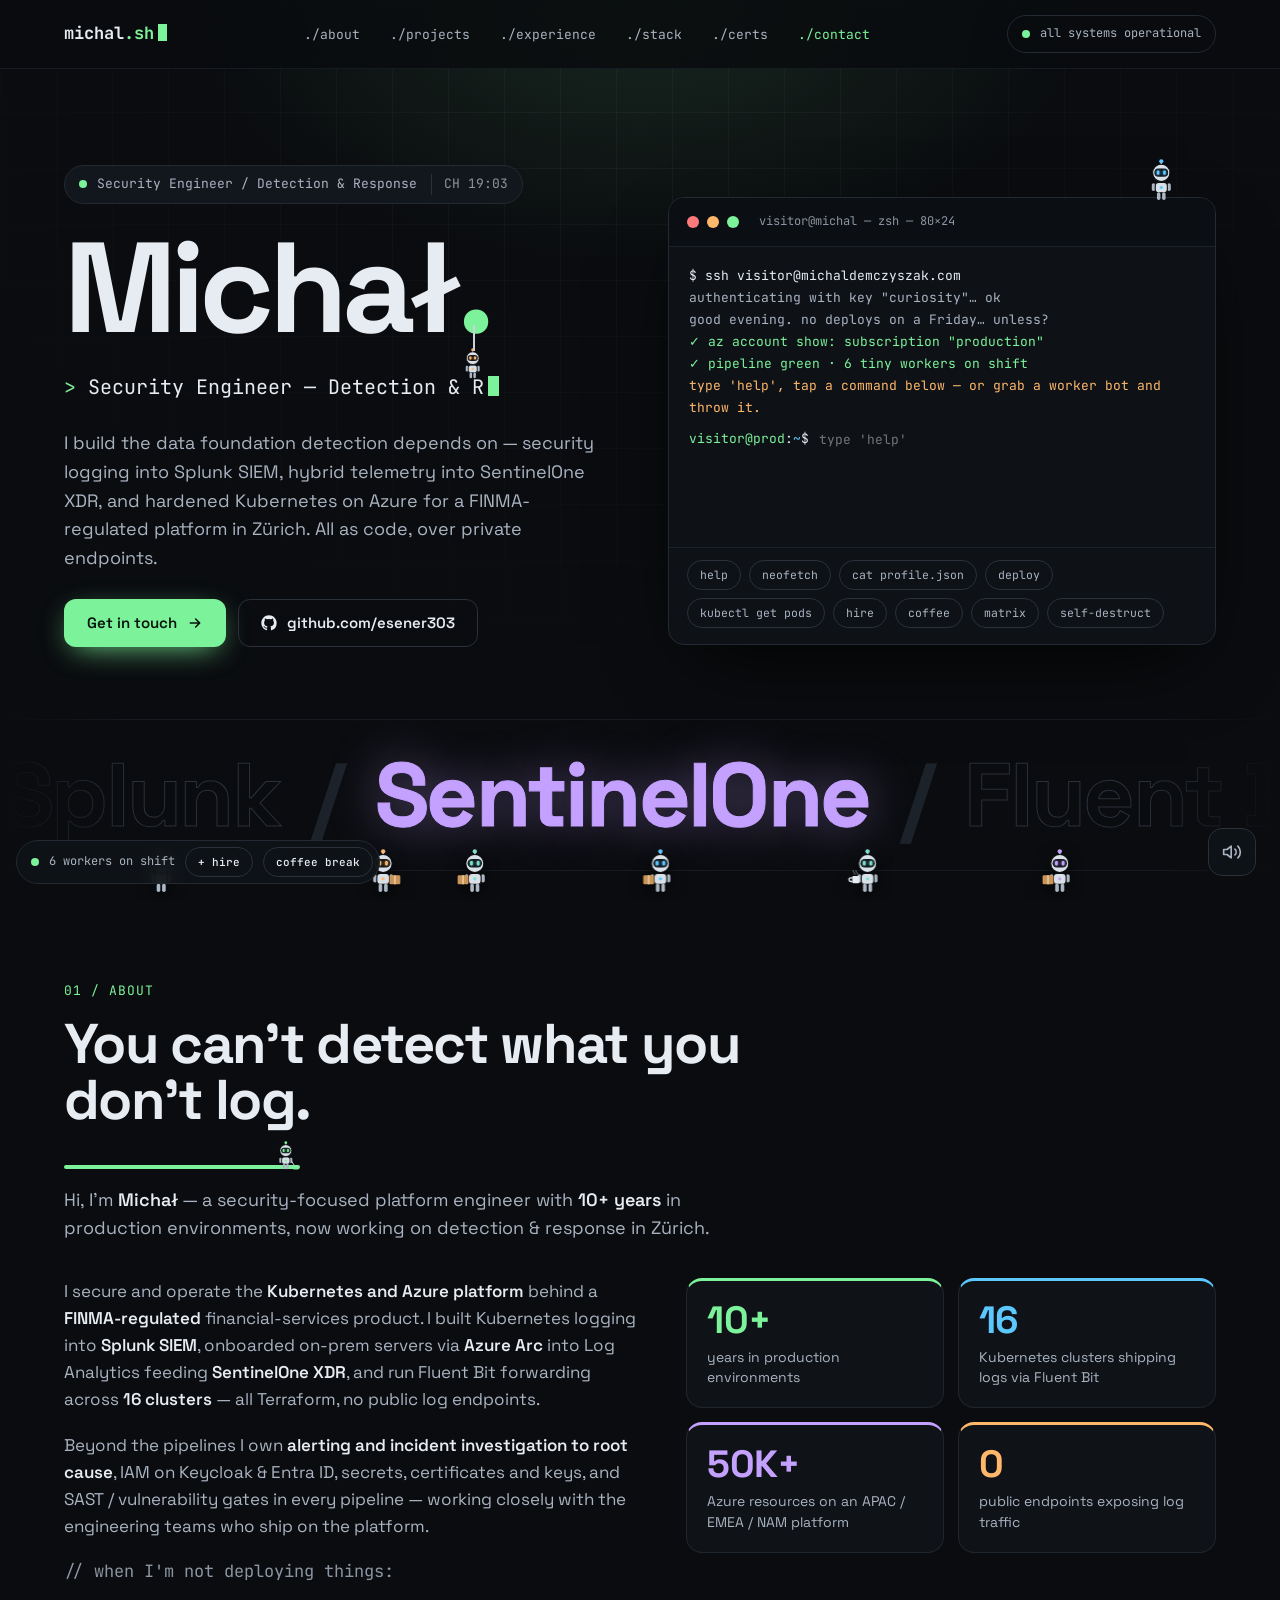
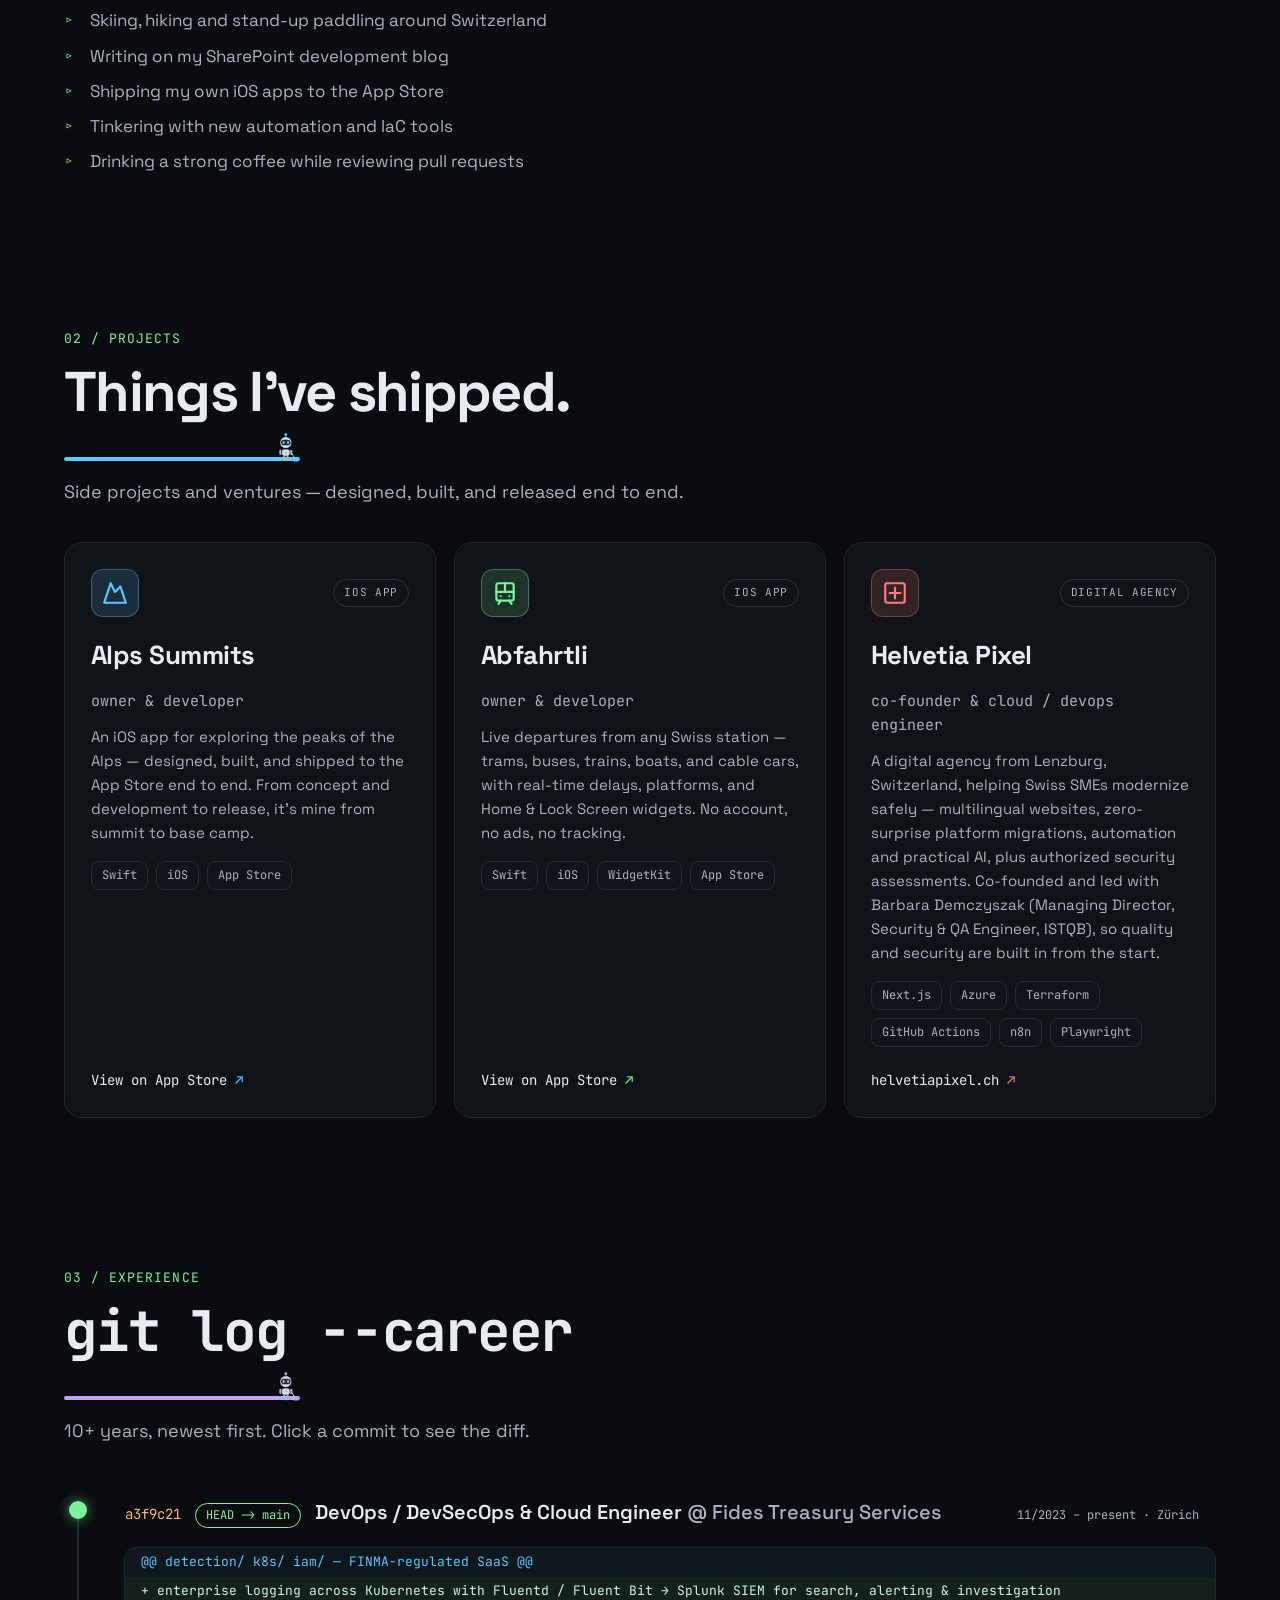
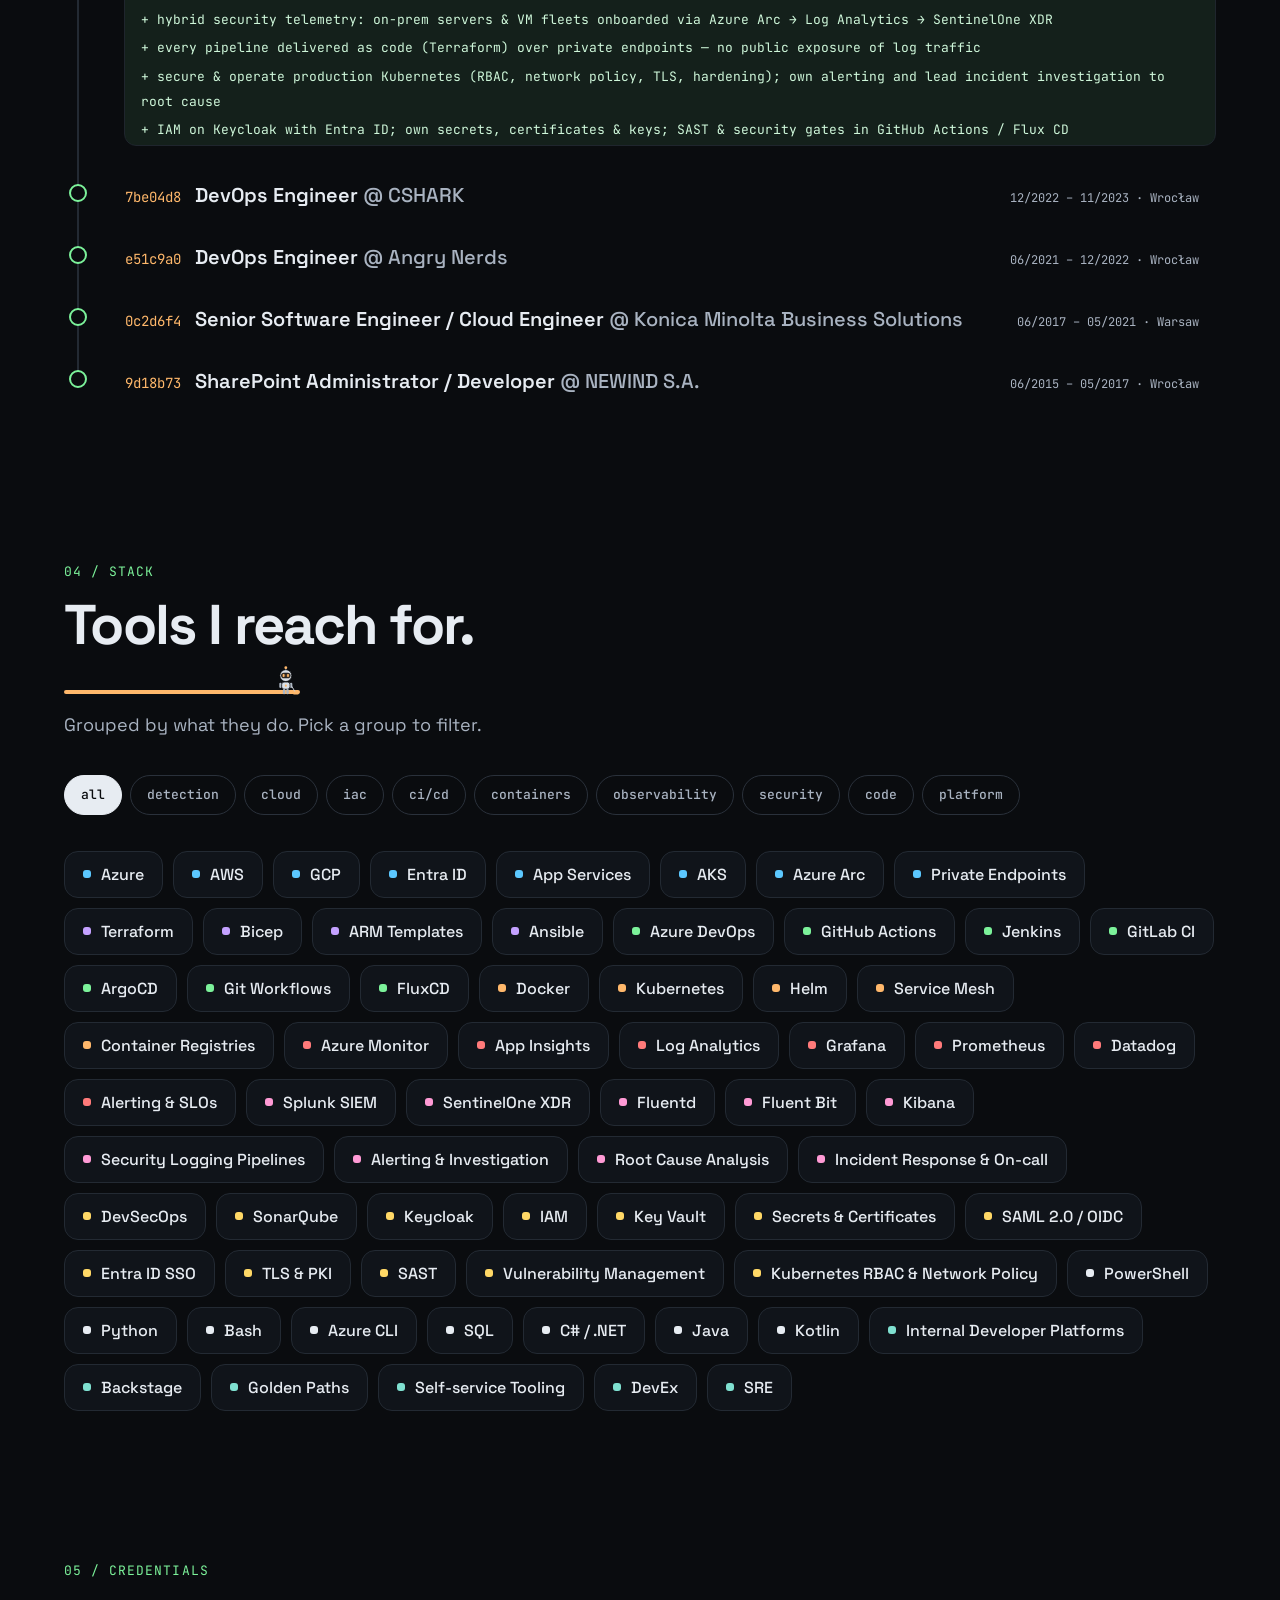
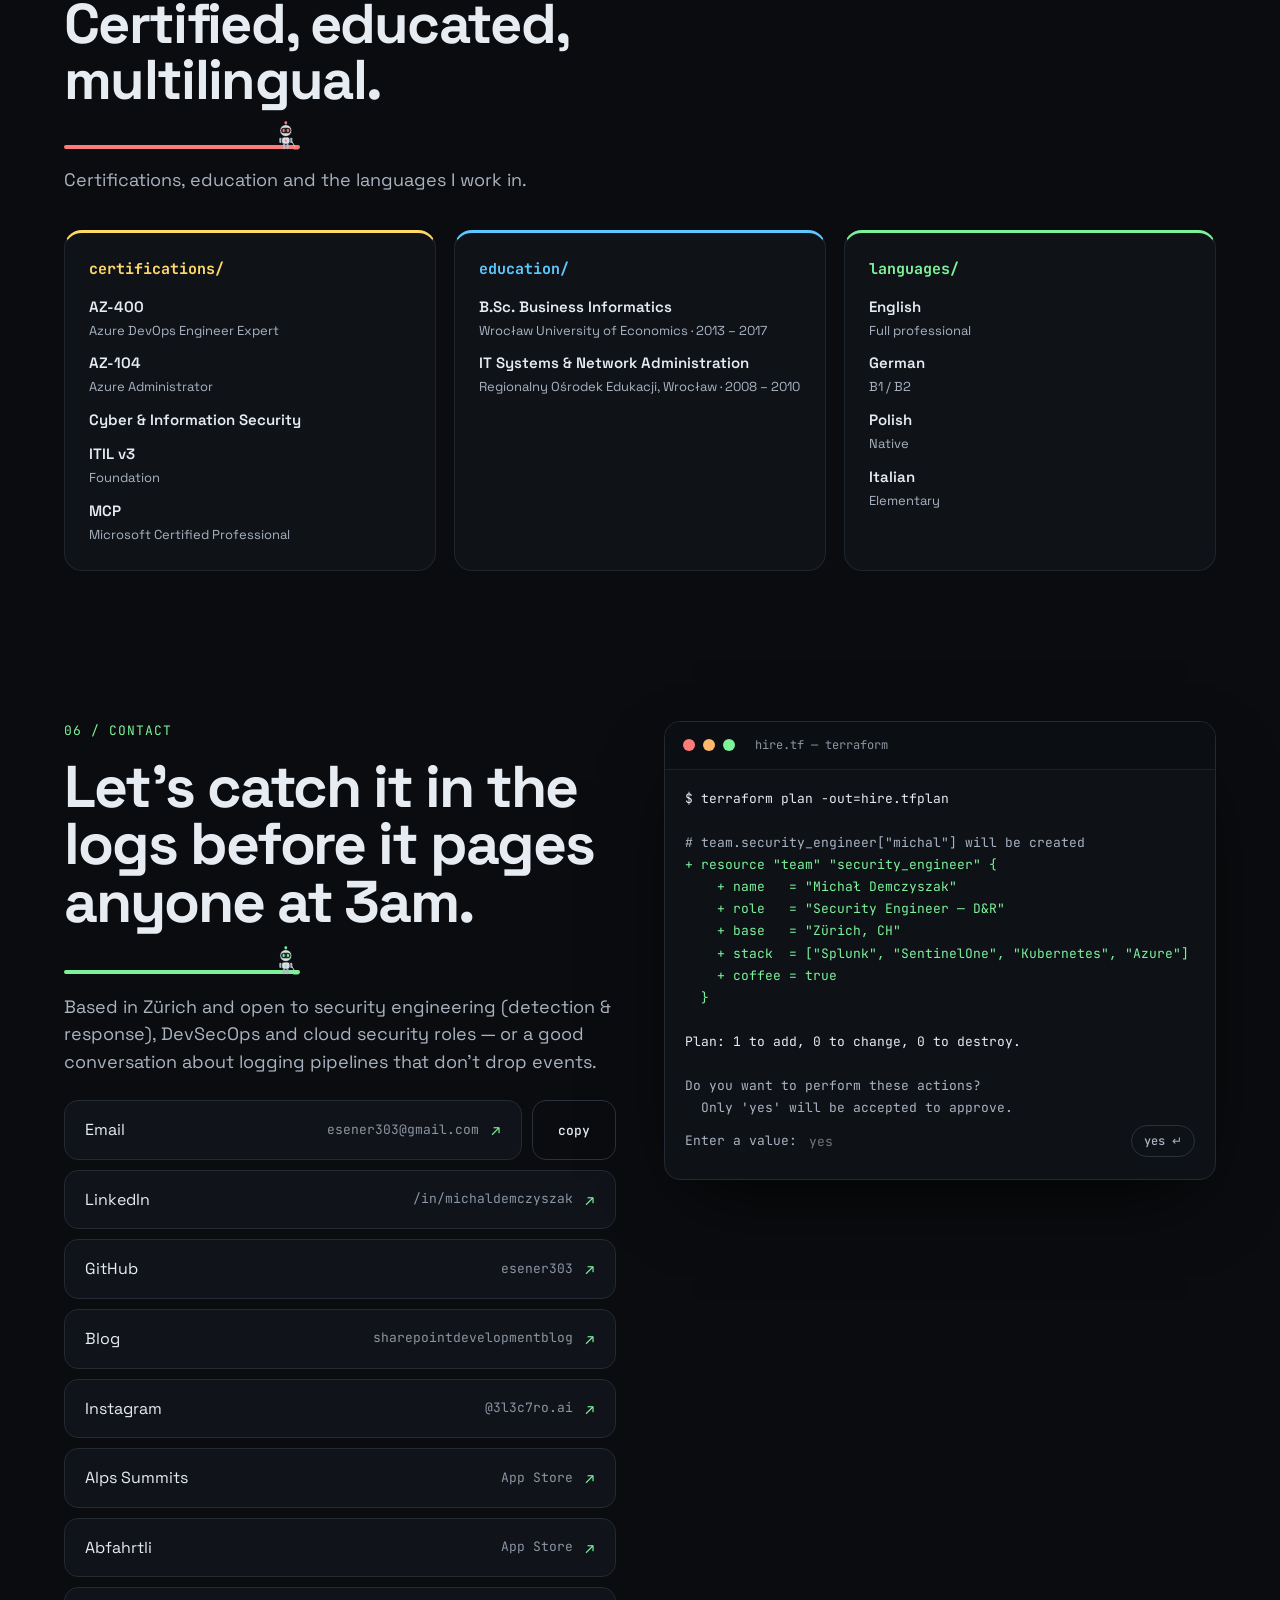
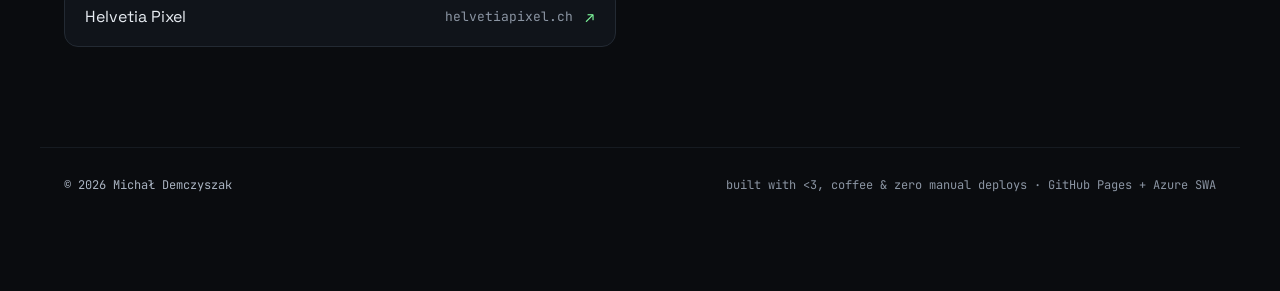
<file: index.html>
<!DOCTYPE html>
<html lang="en">
<head>
    <meta charset="UTF-8" />
    <meta name="viewport" content="width=device-width, initial-scale=1.0" />
    <meta name="description" content="Michał Demczyszak — Security Engineer (Detection &amp; Response) in Zürich. Security logging pipelines, Splunk SIEM, SentinelOne XDR, Kubernetes and Azure cloud security, Infrastructure as Code." />
    <meta name="author" content="Michał Demczyszak" />
    <meta name="keywords" content="Michał Demczyszak, Security Engineer, Detection and Response, SIEM, Splunk, SentinelOne, XDR, Security Logging, Kubernetes Security, Azure, Azure Arc, DevSecOps, Terraform, Zürich" />
    <meta name="theme-color" content="#0a0c0f" />

    <meta property="og:type" content="website" />
    <meta property="og:url" content="https://michaldemczyszak.com/" />
    <meta property="og:title" content="Michał Demczyszak — DevOps Engineer and Azure Cloud Solutions Architect" />
    <meta property="og:description" content="Security Engineer focused on detection &amp; response: security logging into Splunk SIEM, hybrid telemetry into SentinelOne XDR, and hardened Kubernetes on Azure — all as code." />
    <meta property="og:site_name" content="Michał Demczyszak" />
    <meta property="og:locale" content="en_US" />
    <meta property="og:image" content="https://michaldemczyszak.com/og-image.png" />
    <meta property="og:image:secure_url" content="https://michaldemczyszak.com/og-image.png" />
    <meta property="og:image:type" content="image/png" />
    <meta property="og:image:width" content="1200" />
    <meta property="og:image:height" content="630" />
    <meta property="og:image:alt" content="Michał Demczyszak — DevOps Engineer and Azure Cloud Solutions Architect" />

    <meta name="twitter:card" content="summary_large_image" />
    <meta name="twitter:url" content="https://michaldemczyszak.com/" />
    <meta name="twitter:title" content="Michał Demczyszak — DevOps Engineer and Azure Cloud Solutions Architect" />
    <meta name="twitter:description" content="Security Engineer focused on detection &amp; response, SIEM/XDR, Kubernetes and Azure cloud security." />
    <meta name="twitter:image" content="https://michaldemczyszak.com/og-image.png" />
    <meta name="twitter:image:alt" content="Michał Demczyszak — DevOps Engineer and Azure Cloud Solutions Architect" />

    <title>Michał Demczyszak | Security Engineer — Detection &amp; Response</title>
    <link rel="canonical" href="https://michaldemczyszak.com/" />

    <link rel="preconnect" href="https://fonts.googleapis.com" />
    <link rel="preconnect" href="https://fonts.gstatic.com" crossorigin />
    <link rel="preload" as="style" href="https://fonts.googleapis.com/css2?family=JetBrains+Mono:wght@400;500;700&family=Space+Grotesk:wght@400;500;600;700&display=swap" onload="this.onload=null;this.rel='stylesheet'" />
    <noscript><link rel="stylesheet" href="https://fonts.googleapis.com/css2?family=JetBrains+Mono:wght@400;500;700&family=Space+Grotesk:wght@400;500;600;700&display=swap" /></noscript>
    <script>document.documentElement.classList.add('js');</script>
    <link rel="stylesheet" href="styles.css" />
    <link rel="icon" type="image/svg+xml" href="/favicon.svg" />
    <link rel="apple-touch-icon" sizes="180x180" href="/apple-touch-icon.png" />

    <script type="application/ld+json">
    {
        "@context": "https://schema.org",
        "@type": "Person",
        "name": "Michał Demczyszak",
        "jobTitle": "Security Engineer — Detection & Response",
        "address": { "@type": "PostalAddress", "addressLocality": "Zürich", "addressCountry": "CH" },
        "knowsAbout": ["Security Logging", "SIEM", "Splunk", "SentinelOne XDR", "Incident Response", "Kubernetes Security", "Microsoft Azure", "Azure Arc", "Terraform", "IAM", "Keycloak", "DevSecOps"],
        "hasCredential": [
            { "@type": "EducationalOccupationalCredential", "name": "Microsoft Certified: DevOps Engineer Expert (AZ-400)" },
            { "@type": "EducationalOccupationalCredential", "name": "Microsoft Certified: Azure Administrator Associate (AZ-104)" },
            { "@type": "EducationalOccupationalCredential", "name": "Cyber & Information Security" },
            { "@type": "EducationalOccupationalCredential", "name": "ITIL v3 Foundation" }
        ],
        "alumniOf": { "@type": "CollegeOrUniversity", "name": "Wrocław University of Economics" },
        "url": "https://michaldemczyszak.com",
        "sameAs": [
            "https://www.linkedin.com/in/michaldemczyszak",
            "https://github.com/esener303",
            "https://www.instagram.com/3l3c7ro.ai/",
            "https://sharepointdevelopmentblog.wordpress.com",
            "https://apps.apple.com/ch/app/alps-summits/id6775881437",
            "https://apps.apple.com/ch/app/abfahrtli/id6799713744",
            "https://helvetiapixel.ch"
        ],
        "email": "esener303@gmail.com"
    }
    </script>
    <script async src="https://pagead2.googlesyndication.com/pagead/js/adsbygoogle.js?client=ca-pub-2225435528121279" crossorigin="anonymous"></script>
</head>
<body>
    <a href="#top" class="skip-link">Skip to content</a>

    <header class="nav">
        <nav class="nav-in" aria-label="Primary">
            <a href="#top" class="mono nav-brand" aria-label="Home">michal<span class="accent">.sh</span><span class="cursor" aria-hidden="true"></span></a>
            <ul class="nav-links">
                <li><a class="nav-link mono" href="#about">./about</a></li>
                <li><a class="nav-link mono" href="#projects">./projects</a></li>
                <li><a class="nav-link mono" href="#experience">./experience</a></li>
                <li><a class="nav-link mono" href="#stack">./stack</a></li>
                <li><a class="nav-link mono" href="#certs">./certs</a></li>
                <li><a class="nav-link mono" href="#contact">./contact</a></li>
            </ul>
            <div class="nav-tools">
                <span class="nav-status mono"><span class="live-dot"></span><span class="nav-status-txt">all systems operational</span></span>
                <button class="nav-toggle" aria-label="Toggle menu" aria-expanded="false">
                    <span></span><span></span><span></span>
                </button>
            </div>
        </nav>
    </header>

    <main id="top">
        <!-- ============ HERO ============ -->
        <section class="hero wrap">
            <div class="hero-main">
                <div class="pill mono reveal-now">
                    <span class="live-dot"></span>
                    Security Engineer / Detection &amp; Response
                    <span class="hero-clock" title="Local time in Switzerland">CH <span id="ch-time">--:--</span></span>
                </div>
                <h1 class="hero-name reveal-now d1">
                    <span class="glitch" data-text="Michał">Michał</span><span class="dot-hang accent">.<button type="button" class="hang" aria-label="A tiny bot hanging from the dot. Click to swing it." style="--bot:#FFB86B"><span class="cable" aria-hidden="true"></span><span data-bot="hang"></span><span class="bubble mono" aria-hidden="true"></span></button></span>
                </h1>
                <p class="hero-role mono reveal-now d2">
                    <span class="accent">&gt;</span> <span id="typed-role"></span><span class="cursor" aria-hidden="true"></span>
                </p>
                <p class="hero-desc reveal-now d2">
                    I build the data foundation detection depends on &mdash; security
                    logging into Splunk SIEM, hybrid telemetry into SentinelOne XDR, and
                    hardened Kubernetes on Azure for a FINMA-regulated platform in Zürich.
                    All as code, over private endpoints.
                </p>
                <div class="hero-cta reveal-now d3">
                    <a href="#contact" class="btn btn-primary">
                        Get in touch
                        <svg width="16" height="16" viewBox="0 0 24 24" fill="none" stroke="currentColor" stroke-width="2.4" stroke-linecap="round" stroke-linejoin="round" aria-hidden="true"><path d="M5 12h14M13 6l6 6-6 6"/></svg>
                    </a>
                    <a href="https://github.com/esener303" target="_blank" rel="noopener noreferrer" class="btn btn-ghost">
                        <svg width="16" height="16" viewBox="0 0 24 24" fill="currentColor" aria-hidden="true"><path d="M12 .5C5.65.5.5 5.65.5 12c0 5.08 3.29 9.39 7.86 10.91.58.1.79-.25.79-.55v-2.1c-3.2.69-3.87-1.36-3.87-1.36-.52-1.33-1.27-1.69-1.27-1.69-1.04-.71.08-.7.08-.7 1.15.08 1.76 1.18 1.76 1.18 1.03 1.76 2.69 1.25 3.35.96.1-.74.4-1.25.72-1.54-2.55-.29-5.24-1.28-5.24-5.69 0-1.26.45-2.28 1.18-3.09-.12-.29-.51-1.46.11-3.04 0 0 .97-.31 3.17 1.18a11.06 11.06 0 0 1 5.78 0c2.2-1.49 3.17-1.18 3.17-1.18.62 1.58.23 2.75.11 3.04.73.81 1.18 1.83 1.18 3.09 0 4.42-2.69 5.39-5.26 5.68.41.36.78 1.06.78 2.14v3.17c0 .31.21.66.8.55A11.51 11.51 0 0 0 23.5 12C23.5 5.65 18.35.5 12 .5z"/></svg>
                        github.com/esener303
                    </a>
                </div>
            </div>

            <div class="hero-side reveal-now d3">
                <button type="button" class="sitter" aria-label="A tiny bot sitting on the terminal. Click to say hi." style="--bot:#5CC8FF">
                    <span class="bubble mono" aria-hidden="true"></span><span data-bot="sit"></span>
                </button>
                <div class="term hero-term">
                    <div class="term-bar">
                        <span class="term-light" style="background:#FF7A7A"></span>
                        <span class="term-light" style="background:#FFB86B"></span>
                        <span class="term-light" style="background:#7CF29A"></span>
                        <span class="mono term-name">visitor@michal — zsh — 80×24</span>
                    </div>
                    <div class="term-body shell-body mono" id="shell-body">
                        <div id="shell-out" aria-live="polite">
                            <noscript><div class="tl out">Michał Demczyszak — Security Engineer, Detection &amp; Response.</div></noscript>
                        </div>
                        <form class="shell-form" id="shell-form" autocomplete="off">
                            <label for="shell-in"><span class="accent">visitor@prod</span>:<span class="blue">~</span>$</label>
                            <input id="shell-in" class="term-input" type="text" autocapitalize="off" spellcheck="false" placeholder="type 'help'" />
                        </form>
                    </div>
                    <div class="shell-chips">
                        <button type="button" class="chip-cmd mono" data-cmd="help">help</button>
                        <button type="button" class="chip-cmd mono" data-cmd="neofetch">neofetch</button>
                        <button type="button" class="chip-cmd mono" data-cmd="cat profile.json">cat profile.json</button>
                        <button type="button" class="chip-cmd mono" data-cmd="deploy">deploy</button>
                        <button type="button" class="chip-cmd mono" data-cmd="kubectl get pods">kubectl get pods</button>
                        <button type="button" class="chip-cmd mono" data-cmd="hire">hire</button>
                        <button type="button" class="chip-cmd mono" data-cmd="coffee">coffee</button>
                        <button type="button" class="chip-cmd mono" data-cmd="matrix">matrix</button>
                        <button type="button" class="chip-cmd mono" data-cmd="self-destruct">self-destruct</button>
                    </div>
                </div>
            </div>
        </section>

        <!-- ============ BIG MARQUEE ============ -->
        <div class="vm" aria-hidden="true">
            <div class="vm-track" id="vm-track">
                <span class="vm-word">Splunk</span><span class="vm-sep">/</span><span class="vm-word">SentinelOne</span><span class="vm-sep">/</span><span class="vm-word">Kubernetes</span><span class="vm-sep">/</span>
            </div>
        </div>

        <!-- ============ ABOUT ============ -->
        <section id="about" class="section wrap">
            <div class="sec-head">
                <span class="mono sec-kicker">01 / ABOUT</span>
                <h2 class="sec-title">You can't detect what you don't log.</h2>
                <p class="sec-lead">
                    Hi, I'm <strong>Michał</strong> &mdash; a security-focused platform engineer
                    with <strong>10+ years</strong> in production environments, now working on
                    detection &amp; response in Zürich.
                </p>
            </div>
            <div class="about-grid">
                <div class="about-text" data-reveal>
                    <p>
                        I secure and operate the <strong>Kubernetes and Azure platform</strong>
                        behind a <strong>FINMA-regulated</strong> financial-services product.
                        I built Kubernetes logging into <strong>Splunk SIEM</strong>, onboarded
                        on-prem servers via <strong>Azure Arc</strong> into Log Analytics feeding
                        <strong>SentinelOne XDR</strong>, and run Fluent Bit forwarding across
                        <strong>16 clusters</strong> &mdash; all Terraform, no public log endpoints.
                    </p>
                    <p>
                        Beyond the pipelines I own <strong>alerting and incident investigation
                        to root cause</strong>, IAM on Keycloak &amp; Entra ID, secrets, certificates
                        and keys, and SAST / vulnerability gates in every pipeline &mdash; working
                        closely with the engineering teams who ship on the platform.
                    </p>
                    <p class="mono dim">// when I'm not deploying things:</p>
                    <ul class="about-list">
                        <li>Skiing, hiking and stand-up paddling around Switzerland</li>
                        <li>Writing on my SharePoint development blog</li>
                        <li>Shipping my own iOS apps to the App Store</li>
                        <li>Tinkering with new automation and IaC tools</li>
                        <li>Drinking a strong coffee while reviewing pull requests</li>
                    </ul>
                </div>
                <div class="impact-grid">
                    <div class="impact" data-reveal style="--c:var(--accent)">
                        <span class="impact-num"><span class="stat-num" data-target="10">0</span>+</span>
                        <span class="impact-lbl">years in production environments</span>
                    </div>
                    <div class="impact" data-reveal style="--c:#5CC8FF">
                        <span class="impact-num"><span class="stat-num" data-target="16">0</span></span>
                        <span class="impact-lbl">Kubernetes clusters shipping logs via Fluent Bit</span>
                    </div>
                    <div class="impact" data-reveal style="--c:#C4A1FF">
                        <span class="impact-num"><span class="stat-num" data-target="50">0</span>K+</span>
                        <span class="impact-lbl">Azure resources on an APAC / EMEA / NAM platform</span>
                    </div>
                    <div class="impact" data-reveal style="--c:#FFB86B">
                        <span class="impact-num"><span class="stat-num" data-target="0">0</span></span>
                        <span class="impact-lbl">public endpoints exposing log traffic</span>
                    </div>
                </div>
            </div>
        </section>

        <!-- ============ PROJECTS ============ -->
        <section id="projects" class="section wrap">
            <div class="sec-head">
                <span class="mono sec-kicker">02 / PROJECTS</span>
                <h2 class="sec-title">Things I've shipped.</h2>
                <p class="sec-lead">Side projects and ventures &mdash; designed, built, and released end to end.</p>
            </div>
            <div class="projects-grid">
                <article class="card project" data-reveal style="--c:#5CC8FF">
                    <div class="project-top">
                        <div class="project-icon" aria-hidden="true">
                            <svg width="26" height="26" viewBox="0 0 24 24" fill="none" stroke="currentColor" stroke-width="2" stroke-linecap="round" stroke-linejoin="round"><path d="m8 3 4 8 5-5 5 15H2L8 3z"/></svg>
                        </div>
                        <span class="badge mono">iOS App</span>
                    </div>
                    <h3>Alps Summits</h3>
                    <p class="project-role mono">owner &amp; developer</p>
                    <p>
                        An iOS app for exploring the peaks of the Alps &mdash; designed,
                        built, and shipped to the App Store end to end. From concept and
                        development to release, it's mine from summit to base camp.
                    </p>
                    <ul class="tags mono">
                        <li>Swift</li><li>iOS</li><li>App Store</li>
                    </ul>
                    <a class="project-link mono" href="https://apps.apple.com/ch/app/alps-summits/id6775881437" target="_blank" rel="noopener noreferrer">
                        View on App Store <span class="arrow" aria-hidden="true">&#8599;</span>
                    </a>
                </article>
                <article class="card project" data-reveal style="--c:var(--accent)">
                    <div class="project-top">
                        <div class="project-icon" aria-hidden="true">
                            <svg width="26" height="26" viewBox="0 0 24 24" fill="none" stroke="currentColor" stroke-width="2" stroke-linecap="round" stroke-linejoin="round"><rect width="16" height="16" x="4" y="3" rx="2"/><path d="M4 11h16"/><path d="M12 3v8"/><path d="m8 19-2 3"/><path d="m18 22-2-3"/><path d="M8 15h.01"/><path d="M16 15h.01"/></svg>
                        </div>
                        <span class="badge mono">iOS App</span>
                    </div>
                    <h3>Abfahrtli</h3>
                    <p class="project-role mono">owner &amp; developer</p>
                    <p>
                        Live departures from any Swiss station &mdash; trams, buses, trains,
                        boats, and cable cars, with real-time delays, platforms, and Home &amp;
                        Lock Screen widgets. No account, no ads, no tracking.
                    </p>
                    <ul class="tags mono">
                        <li>Swift</li><li>iOS</li><li>WidgetKit</li><li>App Store</li>
                    </ul>
                    <a class="project-link mono" href="https://apps.apple.com/ch/app/abfahrtli/id6799713744" target="_blank" rel="noopener noreferrer">
                        View on App Store <span class="arrow" aria-hidden="true">&#8599;</span>
                    </a>
                </article>
                <article class="card project" data-reveal style="--c:#FF7A7A">
                    <div class="project-top">
                        <div class="project-icon" aria-hidden="true">
                            <svg width="26" height="26" viewBox="0 0 24 24" fill="none" stroke="currentColor" stroke-width="2" stroke-linecap="round" stroke-linejoin="round"><rect width="18" height="18" x="3" y="3" rx="2"/><path d="M12 7v10"/><path d="M7 12h10"/></svg>
                        </div>
                        <span class="badge mono">Digital Agency</span>
                    </div>
                    <h3>Helvetia Pixel</h3>
                    <p class="project-role mono">co-founder &amp; cloud / devops engineer</p>
                    <p>
                        A digital agency from Lenzburg, Switzerland, helping Swiss SMEs modernize
                        safely &mdash; multilingual websites, zero-surprise platform migrations,
                        automation and practical AI, plus authorized security assessments.
                        Co-founded and led with Barbara Demczyszak (Managing Director, Security
                        &amp; QA Engineer, ISTQB), so quality and security are built in from the start.
                    </p>
                    <ul class="tags mono">
                        <li>Next.js</li><li>Azure</li><li>Terraform</li><li>GitHub Actions</li><li>n8n</li><li>Playwright</li>
                    </ul>
                    <a class="project-link mono" href="https://helvetiapixel.ch" target="_blank" rel="noopener noreferrer">
                        helvetiapixel.ch <span class="arrow" aria-hidden="true">&#8599;</span>
                    </a>
                </article>
            </div>
        </section>

        <!-- ============ EXPERIENCE (git log) ============ -->
        <section id="experience" class="section wrap">
            <div class="sec-head">
                <span class="mono sec-kicker">03 / EXPERIENCE</span>
                <h2 class="sec-title mono-title">git log --career</h2>
                <p class="sec-lead">10+ years, newest first. Click a commit to see the diff.</p>
            </div>
            <div class="commits">
                <details class="commit" data-reveal open>
                    <summary class="commit-head">
                        <span class="commit-dot" aria-hidden="true"></span>
                        <span class="mono hash">a3f9c21</span>
                        <span class="mono ref">HEAD -&gt; main</span>
                        <span class="commit-title">DevOps / DevSecOps &amp; Cloud Engineer <span class="commit-org">@ Fides Treasury Services</span></span>
                        <span class="mono commit-date">11/2023 – present · Zürich</span>
                    </summary>
                    <div class="diff mono">
                        <div class="diff-line hdr">@@ detection/ k8s/ iam/ &mdash; FINMA-regulated SaaS @@</div>
                        <div class="diff-line add">+ enterprise logging across Kubernetes with Fluentd / Fluent Bit &rarr; Splunk SIEM for search, alerting &amp; investigation</div>
                        <div class="diff-line add">+ hybrid security telemetry: on-prem servers &amp; VM fleets onboarded via Azure Arc &rarr; Log Analytics &rarr; SentinelOne XDR</div>
                        <div class="diff-line add">+ every pipeline delivered as code (Terraform) over private endpoints &mdash; no public exposure of log traffic</div>
                        <div class="diff-line add">+ secure &amp; operate production Kubernetes (RBAC, network policy, TLS, hardening); own alerting and lead incident investigation to root cause</div>
                        <div class="diff-line add">+ IAM on Keycloak with Entra ID; own secrets, certificates &amp; keys; SAST &amp; security gates in GitHub Actions / Flux CD</div>
                    </div>
                </details>
                <details class="commit" data-reveal>
                    <summary class="commit-head">
                        <span class="commit-dot" aria-hidden="true"></span>
                        <span class="mono hash">7be04d8</span>
                        <span class="commit-title">DevOps Engineer <span class="commit-org">@ CSHARK</span></span>
                        <span class="mono commit-date">12/2022 – 11/2023 · Wrocław</span>
                    </summary>
                    <div class="diff mono">
                        <div class="diff-line hdr">@@ azure/ &mdash; 50K+ resources across APAC, EMEA &amp; NAM @@</div>
                        <div class="diff-line add">+ Fluent Bit log forwarding across 16 Kubernetes clusters into Kibana, secured via private endpoints, deployed as code</div>
                        <div class="diff-line add">+ led vulnerability management &amp; static code analysis &mdash; scanning and quality gates in every pipeline</div>
                        <div class="diff-line add">+ reusable Terraform modules &amp; Helm charts for AKS delivered via Argo CD</div>
                    </div>
                </details>
                <details class="commit" data-reveal>
                    <summary class="commit-head">
                        <span class="commit-dot" aria-hidden="true"></span>
                        <span class="mono hash">e51c9a0</span>
                        <span class="commit-title">DevOps Engineer <span class="commit-org">@ Angry Nerds</span></span>
                        <span class="mono commit-date">06/2021 – 12/2022 · Wrocław</span>
                    </summary>
                    <div class="diff mono">
                        <div class="diff-line hdr">@@ clients/ &mdash; SMB &amp; enterprise SaaS @@</div>
                        <div class="diff-line add">+ Docker-based delivery, CI/CD, IaC, observability and security tooling</div>
                        <div class="diff-line add">+ mentored peers and co-authored the engineering knowledge base</div>
                    </div>
                </details>
                <details class="commit" data-reveal>
                    <summary class="commit-head">
                        <span class="commit-dot" aria-hidden="true"></span>
                        <span class="mono hash">0c2d6f4</span>
                        <span class="commit-title">Senior Software Engineer / Cloud Engineer <span class="commit-org">@ Konica Minolta Business Solutions</span></span>
                        <span class="mono commit-date">06/2017 – 05/2021 · Warsaw</span>
                    </summary>
                    <div class="diff mono">
                        <div class="diff-line hdr">@@ hybrid-cloud/ @@</div>
                        <div class="diff-line add">+ architected cloud &amp; hybrid infrastructure with a focus on IAM, cryptography and network security</div>
                        <div class="diff-line add">+ PowerShell-automated migrations</div>
                    </div>
                </details>
                <details class="commit" data-reveal>
                    <summary class="commit-head">
                        <span class="commit-dot" aria-hidden="true"></span>
                        <span class="mono hash">9d18b73</span>
                        <span class="commit-title">SharePoint Administrator / Developer <span class="commit-org">@ NEWIND S.A.</span></span>
                        <span class="mono commit-date">06/2015 – 05/2017 · Wrocław</span>
                    </summary>
                    <div class="diff mono">
                        <div class="diff-line hdr">@@ init @@</div>
                        <div class="diff-line add">+ web apps in C# / ASP.NET, SharePoint &amp; SQL migrations, PowerShell automation</div>
                    </div>
                </details>
            </div>
        </section>

        <!-- ============ STACK ============ -->
        <section id="stack" class="section wrap">
            <div class="sec-head">
                <span class="mono sec-kicker">04 / STACK</span>
                <h2 class="sec-title">Tools I reach for.</h2>
                <p class="sec-lead">Grouped by what they do. Pick a group to filter.</p>
            </div>
            <div class="tabs" role="group" aria-label="Filter by group">
                <button type="button" class="tab on" data-filter="all" aria-pressed="true">all</button>
                <button type="button" class="tab" data-filter="detection" aria-pressed="false">detection</button>
                <button type="button" class="tab" data-filter="cloud" aria-pressed="false">cloud</button>
                <button type="button" class="tab" data-filter="iac" aria-pressed="false">iac</button>
                <button type="button" class="tab" data-filter="cicd" aria-pressed="false">ci/cd</button>
                <button type="button" class="tab" data-filter="containers" aria-pressed="false">containers</button>
                <button type="button" class="tab" data-filter="obs" aria-pressed="false">observability</button>
                <button type="button" class="tab" data-filter="security" aria-pressed="false">security</button>
                <button type="button" class="tab" data-filter="scripting" aria-pressed="false">code</button>
                <button type="button" class="tab" data-filter="platform" aria-pressed="false">platform</button>
            </div>
            <ul class="chips">
                <li class="chip" data-group="cloud" style="--c:#5CC8FF">Azure</li>
                <li class="chip" data-group="cloud" style="--c:#5CC8FF">AWS</li>
                <li class="chip" data-group="cloud" style="--c:#5CC8FF">GCP</li>
                <li class="chip" data-group="cloud" style="--c:#5CC8FF">Entra ID</li>
                <li class="chip" data-group="cloud" style="--c:#5CC8FF">App Services</li>
                <li class="chip" data-group="cloud" style="--c:#5CC8FF">AKS</li>
                <li class="chip" data-group="cloud" style="--c:#5CC8FF">Azure Arc</li>
                <li class="chip" data-group="cloud" style="--c:#5CC8FF">Private Endpoints</li>
                <li class="chip" data-group="iac" style="--c:#C4A1FF">Terraform</li>
                <li class="chip" data-group="iac" style="--c:#C4A1FF">Bicep</li>
                <li class="chip" data-group="iac" style="--c:#C4A1FF">ARM Templates</li>
                <li class="chip" data-group="iac" style="--c:#C4A1FF">Ansible</li>
                <li class="chip" data-group="cicd" style="--c:var(--accent)">Azure DevOps</li>
                <li class="chip" data-group="cicd" style="--c:var(--accent)">GitHub Actions</li>
                <li class="chip" data-group="cicd" style="--c:var(--accent)">Jenkins</li>
                <li class="chip" data-group="cicd" style="--c:var(--accent)">GitLab CI</li>
                <li class="chip" data-group="cicd" style="--c:var(--accent)">ArgoCD</li>
                <li class="chip" data-group="cicd" style="--c:var(--accent)">Git Workflows</li>
                <li class="chip" data-group="cicd" style="--c:var(--accent)">FluxCD</li>
                <li class="chip" data-group="containers" style="--c:#FFB86B">Docker</li>
                <li class="chip" data-group="containers" style="--c:#FFB86B">Kubernetes</li>
                <li class="chip" data-group="containers" style="--c:#FFB86B">Helm</li>
                <li class="chip" data-group="containers" style="--c:#FFB86B">Service Mesh</li>
                <li class="chip" data-group="containers" style="--c:#FFB86B">Container Registries</li>
                <li class="chip" data-group="obs" style="--c:#FF7A7A">Azure Monitor</li>
                <li class="chip" data-group="obs" style="--c:#FF7A7A">App Insights</li>
                <li class="chip" data-group="obs" style="--c:#FF7A7A">Log Analytics</li>
                <li class="chip" data-group="obs" style="--c:#FF7A7A">Grafana</li>
                <li class="chip" data-group="obs" style="--c:#FF7A7A">Prometheus</li>
                <li class="chip" data-group="obs" style="--c:#FF7A7A">Datadog</li>
                <li class="chip" data-group="obs" style="--c:#FF7A7A">Alerting &amp; SLOs</li>
                <li class="chip" data-group="detection" style="--c:#FF9AD5">Splunk SIEM</li>
                <li class="chip" data-group="detection" style="--c:#FF9AD5">SentinelOne XDR</li>
                <li class="chip" data-group="detection" style="--c:#FF9AD5">Fluentd</li>
                <li class="chip" data-group="detection" style="--c:#FF9AD5">Fluent Bit</li>
                <li class="chip" data-group="detection" style="--c:#FF9AD5">Kibana</li>
                <li class="chip" data-group="detection" style="--c:#FF9AD5">Security Logging Pipelines</li>
                <li class="chip" data-group="detection" style="--c:#FF9AD5">Alerting &amp; Investigation</li>
                <li class="chip" data-group="detection" style="--c:#FF9AD5">Root Cause Analysis</li>
                <li class="chip" data-group="detection" style="--c:#FF9AD5">Incident Response &amp; On-call</li>
                <li class="chip" data-group="security" style="--c:#FFD866">DevSecOps</li>
                <li class="chip" data-group="security" style="--c:#FFD866">SonarQube</li>
                <li class="chip" data-group="security" style="--c:#FFD866">Keycloak</li>
                <li class="chip" data-group="security" style="--c:#FFD866">IAM</li>
                <li class="chip" data-group="security" style="--c:#FFD866">Key Vault</li>
                <li class="chip" data-group="security" style="--c:#FFD866">Secrets &amp; Certificates</li>
                <li class="chip" data-group="security" style="--c:#FFD866">SAML 2.0 / OIDC</li>
                <li class="chip" data-group="security" style="--c:#FFD866">Entra ID SSO</li>
                <li class="chip" data-group="security" style="--c:#FFD866">TLS &amp; PKI</li>
                <li class="chip" data-group="security" style="--c:#FFD866">SAST</li>
                <li class="chip" data-group="security" style="--c:#FFD866">Vulnerability Management</li>
                <li class="chip" data-group="security" style="--c:#FFD866">Kubernetes RBAC &amp; Network Policy</li>
                <li class="chip" data-group="scripting" style="--c:#E7ECF2">PowerShell</li>
                <li class="chip" data-group="scripting" style="--c:#E7ECF2">Python</li>
                <li class="chip" data-group="scripting" style="--c:#E7ECF2">Bash</li>
                <li class="chip" data-group="scripting" style="--c:#E7ECF2">Azure CLI</li>
                <li class="chip" data-group="scripting" style="--c:#E7ECF2">SQL</li>
                <li class="chip" data-group="scripting" style="--c:#E7ECF2">C# / .NET</li>
                <li class="chip" data-group="scripting" style="--c:#E7ECF2">Java</li>
                <li class="chip" data-group="scripting" style="--c:#E7ECF2">Kotlin</li>
                <li class="chip" data-group="platform" style="--c:#7FE0D0">Internal Developer Platforms</li>
                <li class="chip" data-group="platform" style="--c:#7FE0D0">Backstage</li>
                <li class="chip" data-group="platform" style="--c:#7FE0D0">Golden Paths</li>
                <li class="chip" data-group="platform" style="--c:#7FE0D0">Self-service Tooling</li>
                <li class="chip" data-group="platform" style="--c:#7FE0D0">DevEx</li>
                <li class="chip" data-group="platform" style="--c:#7FE0D0">SRE</li>
                            </ul>
        </section>

        <!-- ============ CERTS ============ -->
        <section id="certs" class="section wrap">
            <div class="sec-head">
                <span class="mono sec-kicker">05 / CREDENTIALS</span>
                <h2 class="sec-title">Certified, educated, multilingual.</h2>
                <p class="sec-lead">Certifications, education and the languages I work in.</p>
            </div>
            <div class="creds-grid">
                <article class="card cred" data-reveal style="--c:#FFD866">
                    <h3 class="mono cred-title">certifications/</h3>
                    <ul class="cred-list">
                        <li><strong>AZ-400</strong> <span>Azure DevOps Engineer Expert</span></li>
                        <li><strong>AZ-104</strong> <span>Azure Administrator</span></li>
                        <li><strong>Cyber &amp; Information Security</strong></li>
                        <li><strong>ITIL v3</strong> <span>Foundation</span></li>
                        <li><strong>MCP</strong> <span>Microsoft Certified Professional</span></li>
                    </ul>
                </article>
                <article class="card cred" data-reveal style="--c:#5CC8FF; --d:80ms">
                    <h3 class="mono cred-title">education/</h3>
                    <ul class="cred-list">
                        <li><strong>B.Sc. Business Informatics</strong> <span>Wrocław University of Economics &middot; 2013 &ndash; 2017</span></li>
                        <li><strong>IT Systems &amp; Network Administration</strong> <span>Regionalny Ośrodek Edukacji, Wrocław &middot; 2008 &ndash; 2010</span></li>
                    </ul>
                </article>
                <article class="card cred" data-reveal style="--c:var(--accent); --d:160ms">
                    <h3 class="mono cred-title">languages/</h3>
                    <ul class="cred-list">
                        <li><strong>English</strong> <span>Full professional</span></li>
                        <li><strong>German</strong> <span>B1 / B2</span></li>
                        <li><strong>Polish</strong> <span>Native</span></li>
                        <li><strong>Italian</strong> <span>Elementary</span></li>
                    </ul>
                </article>
            </div>
        </section>

        <!-- ============ CONTACT ============ -->
        <section id="contact" class="section wrap contact">
            <div class="contact-main">
                <span class="mono sec-kicker">06 / CONTACT</span>
                <h2 class="sec-title contact-title">Let's catch it in the logs before it pages anyone at 3am.</h2>
                <p class="sec-lead">
                    Based in Zürich and open to security engineering (detection &amp; response),
                    DevSecOps and cloud security roles &mdash; or a good conversation about
                    logging pipelines that don't drop events.
                </p>
                <div class="socials">
                    <div class="social-row">
                        <a class="social" href="mailto:esener303@gmail.com">
                            <span>Email</span><span class="mono social-sub">esener303@gmail.com</span><span class="arrow" aria-hidden="true">&#8599;</span>
                        </a>
                        <button type="button" class="btn btn-ghost copy-btn mono" data-copy="esener303@gmail.com">copy</button>
                    </div>
                    <a class="social" href="https://www.linkedin.com/in/michaldemczyszak" target="_blank" rel="noopener noreferrer">
                        <span>LinkedIn</span><span class="mono social-sub">/in/michaldemczyszak</span><span class="arrow" aria-hidden="true">&#8599;</span>
                    </a>
                    <a class="social" href="https://github.com/esener303" target="_blank" rel="noopener noreferrer">
                        <span>GitHub</span><span class="mono social-sub">esener303</span><span class="arrow" aria-hidden="true">&#8599;</span>
                    </a>
                    <a class="social" href="https://sharepointdevelopmentblog.wordpress.com" target="_blank" rel="noopener noreferrer">
                        <span>Blog</span><span class="mono social-sub">sharepointdevelopmentblog</span><span class="arrow" aria-hidden="true">&#8599;</span>
                    </a>
                    <a class="social" href="https://www.instagram.com/3l3c7ro.ai/" target="_blank" rel="noopener noreferrer">
                        <span>Instagram</span><span class="mono social-sub">@3l3c7ro.ai</span><span class="arrow" aria-hidden="true">&#8599;</span>
                    </a>
                    <a class="social" href="https://apps.apple.com/ch/app/alps-summits/id6775881437" target="_blank" rel="noopener noreferrer">
                        <span>Alps Summits</span><span class="mono social-sub">App Store</span><span class="arrow" aria-hidden="true">&#8599;</span>
                    </a>
                    <a class="social" href="https://apps.apple.com/ch/app/abfahrtli/id6799713744" target="_blank" rel="noopener noreferrer">
                        <span>Abfahrtli</span><span class="mono social-sub">App Store</span><span class="arrow" aria-hidden="true">&#8599;</span>
                    </a>
                    <a class="social" href="https://helvetiapixel.ch" target="_blank" rel="noopener noreferrer">
                        <span>Helvetia Pixel</span><span class="mono social-sub">helvetiapixel.ch</span><span class="arrow" aria-hidden="true">&#8599;</span>
                    </a>
                </div>
            </div>

            <div class="term tf" data-reveal>
                <div class="term-bar">
                    <span class="term-light" style="background:#FF7A7A"></span>
                    <span class="term-light" style="background:#FFB86B"></span>
                    <span class="term-light" style="background:#7CF29A"></span>
                    <span class="mono term-name">hire.tf — terraform</span>
                </div>
                <div class="term-body mono" aria-live="polite">
                    <div class="tl cmd">$ terraform plan -out=hire.tfplan</div>
                    <div class="tl out">&nbsp;</div>
                    <div class="tl out"># team.security_engineer["michal"] will be created</div>
                    <div class="tl ok">+ resource "team" "security_engineer" {</div>
                    <div class="tl ok">    + name   = "Michał Demczyszak"</div>
                    <div class="tl ok">    + role   = "Security Engineer — D&amp;R"</div>
                    <div class="tl ok">    + base   = "Zürich, CH"</div>
                    <div class="tl ok">    + stack  = ["Splunk", "SentinelOne", "Kubernetes", "Azure"]</div>
                    <div class="tl ok">    + coffee = true</div>
                    <div class="tl ok">  }</div>
                    <div class="tl out">&nbsp;</div>
                    <div class="tl cmd">Plan: 1 to add, 0 to change, 0 to destroy.</div>
                    <div class="tl out">&nbsp;</div>
                    <div id="tf-ask">
                        <div class="tl out">Do you want to perform these actions?</div>
                        <div class="tl out">  Only 'yes' will be accepted to approve.</div>
                        <div class="tl err" id="tf-err" hidden>Error: apply cancelled. (it really does have to be 'yes')</div>
                        <form class="tf-form" id="tf-form">
                            <label for="tf-input">Enter a value:</label>
                            <input id="tf-input" class="term-input" type="text" autocomplete="off" autocapitalize="off" spellcheck="false" placeholder="yes" />
                            <button type="submit" class="tab mono">yes &#8629;</button>
                        </form>
                    </div>
                    <div id="tf-out"></div>
                    <div class="tf-done" id="tf-done" hidden>
                        <a class="btn btn-primary" href="mailto:esener303@gmail.com?subject=Let%27s%20work%20together">
                            Get in touch
                            <svg width="16" height="16" viewBox="0 0 24 24" fill="none" stroke="currentColor" stroke-width="2.4" stroke-linecap="round" stroke-linejoin="round" aria-hidden="true"><path d="M5 12h14M13 6l6 6-6 6"/></svg>
                        </a>
                        <button type="button" class="btn btn-ghost" id="tf-reset">plan again</button>
                    </div>
                </div>
            </div>
        </section>
    </main>

    <div id="yt-audio-player" aria-hidden="true"></div>
    <button id="audio-toggle" class="audio-toggle" type="button" aria-label="Toggle background music" aria-pressed="false">
        <svg class="audio-icon icon-on" width="20" height="20" viewBox="0 0 24 24" fill="none" stroke="currentColor" stroke-width="2" stroke-linecap="round" stroke-linejoin="round" aria-hidden="true"><polygon points="11 5 6 9 2 9 2 15 6 15 11 19 11 5"/><path d="M15.54 8.46a5 5 0 0 1 0 7.07"/><path d="M19.07 4.93a10 10 0 0 1 0 14.14"/></svg>
        <svg class="audio-icon icon-off" width="20" height="20" viewBox="0 0 24 24" fill="none" stroke="currentColor" stroke-width="2" stroke-linecap="round" stroke-linejoin="round" aria-hidden="true"><polygon points="11 5 6 9 2 9 2 15 6 15 11 19 11 5"/><line x1="23" y1="9" x2="17" y2="15"/><line x1="17" y1="9" x2="23" y2="15"/></svg>
    </button>

    <canvas id="matrix-bg" aria-hidden="true" hidden></canvas>
    <div id="bots" aria-hidden="true"></div>
    <div class="crew mono" id="crew">
        <span class="live-dot"></span>
        <span><span id="crew-count">0</span><span class="crew-txt"> workers on shift</span></span>
        <button type="button" id="crew-hire">+ hire</button>
        <button type="button" id="crew-coffee">coffee break</button>
    </div>

    <footer class="footer wrap mono">
        <span>&copy; <span id="year">2026</span> Michał Demczyszak</span>
        <span class="dim">built with &lt;3, coffee &amp; zero manual deploys &middot; GitHub Pages + Azure SWA</span>
    </footer>

    <script src="script.js"></script>
    <script src="playground.js"></script>
</body>
</html>
</file>
<file: styles.css>
/* ==========================================================================
   Michał Demczyszak — portfolio
   Dark "terminal / platform engineer" theme
   ========================================================================== */

:root {
    --accent: #7CF29A;
    --blue: #5CC8FF;
    --purple: #C4A1FF;
    --orange: #FFB86B;
    --red: #FF7A7A;

    --bg: #0a0c0f;
    --bg-2: #0f1318;
    --bg-3: #10141a;
    --line: #1F252D;
    --line-2: #232A33;
    --line-3: #2A313B;

    --text: #e7ecf2;
    --text-2: #a9b3c1;
    --text-3: #8b95a3;

    --sans: 'Space Grotesk', system-ui, -apple-system, 'Segoe UI', sans-serif;
    --mono: 'JetBrains Mono', ui-monospace, SFMono-Regular, Menlo, monospace;
}

*,
*::before,
*::after { box-sizing: border-box; }

html { scroll-behavior: smooth; scroll-padding-top: 80px; }

body {
    margin: 0;
    position: relative;
    min-height: 100vh;
    overflow-x: hidden;
    background: var(--bg);
    color: var(--text);
    font-family: var(--sans);
    font-size: 16px;
    line-height: 1.6;
    -webkit-font-smoothing: antialiased;
}

/* Faint grid that fades out below the hero */
body::before {
    content: "";
    position: absolute;
    inset: 0;
    pointer-events: none;
    z-index: 0;
    background-image:
        linear-gradient(#ffffff09 1px, transparent 1px),
        linear-gradient(90deg, #ffffff09 1px, transparent 1px);
    background-size: 56px 56px;
    -webkit-mask-image: radial-gradient(ellipse 80% 900px at 50% 0%, #000 20%, transparent 80%);
            mask-image: radial-gradient(ellipse 80% 900px at 50% 0%, #000 20%, transparent 80%);
}

/* Soft accent glow at the top */
body::after {
    content: "";
    position: absolute;
    top: -260px;
    left: 0;
    right: 0;
    height: 520px;
    pointer-events: none;
    z-index: 0;
    background: radial-gradient(450px 260px at 50% 50%, color-mix(in srgb, var(--accent) 12%, transparent), transparent);
}

main, .footer, .nav { position: relative; z-index: 1; }

a { color: var(--accent); }
a:hover { color: #fff; }
strong { color: var(--text); font-weight: 600; }

.mono { font-family: var(--mono); }
.accent { color: var(--accent); }
.blue { color: var(--blue); }
.dim { color: var(--text-3); }

.wrap {
    max-width: 1200px;
    margin: 0 auto;
    padding-left: 24px;
    padding-right: 24px;
}

.skip-link {
    position: absolute;
    left: -9999px;
    top: 8px;
    z-index: 100;
    padding: 10px 16px;
    border-radius: 10px;
    background: var(--accent);
    color: #07140c;
    font-weight: 600;
}
.skip-link:focus { left: 8px; }

::selection { background: color-mix(in srgb, var(--accent) 35%, transparent); color: #fff; }

/* ---------- Shared bits ---------- */
.live-dot {
    display: inline-block;
    flex: none;
    width: 8px;
    height: 8px;
    border-radius: 50%;
    background: var(--accent);
    animation: pulse 1.8s infinite;
}
@keyframes pulse {
    0%   { box-shadow: 0 0 0 0 color-mix(in srgb, var(--accent) 70%, transparent); }
    100% { box-shadow: 0 0 0 12px transparent; }
}

.cursor {
    display: inline-block;
    width: .55em;
    height: 1em;
    margin-left: 4px;
    vertical-align: -.12em;
    background: var(--accent);
    animation: blink 1s steps(1) infinite;
}
@keyframes blink { 50% { opacity: 0; } }

.btn {
    display: inline-flex;
    align-items: center;
    justify-content: center;
    gap: 10px;
    min-height: 48px;
    padding: 0 22px;
    border-radius: 12px;
    border: 1px solid transparent;
    font: 600 15px var(--sans);
    text-decoration: none;
    cursor: pointer;
    transition: transform .2s, box-shadow .2s, background .2s, border-color .2s, color .2s;
}
.btn:hover { transform: translateY(-2px); }
.btn-primary {
    background: var(--accent);
    color: #07140c;
    box-shadow: 0 8px 30px -10px var(--accent);
}
.btn-primary:hover { color: #07140c; box-shadow: 0 14px 40px -10px var(--accent); }
.btn-ghost {
    background: transparent;
    color: var(--text);
    border-color: var(--line-3);
}
.btn-ghost:hover { border-color: var(--accent); color: var(--accent); }

.btn:focus-visible,
.tab:focus-visible,
.social:focus-visible,
.commit-head:focus-visible,
.nav-link:focus-visible,
.project-link:focus-visible {
    outline: 2px solid var(--accent);
    outline-offset: 3px;
}

.card {
    background: var(--bg-2);
    border: 1px solid var(--line);
    border-radius: 18px;
}

/* ---------- Entrance + scroll reveal ---------- */
.reveal-now { animation: rise .8s cubic-bezier(.2,.7,.2,1) both; }
.d1 { animation-delay: .1s; }
.d2 { animation-delay: .25s; }
.d3 { animation-delay: .4s; }
@keyframes rise {
    from { opacity: 0; transform: translateY(28px); }
    to   { opacity: 1; transform: none; }
}

.js [data-reveal] {
    opacity: 0;
    transform: translateY(24px);
    transition: opacity .7s cubic-bezier(.2,.7,.2,1), transform .7s cubic-bezier(.2,.7,.2,1);
    transition-delay: var(--d, 0ms);
}
.js [data-reveal].visible { opacity: 1; transform: none; }

/* ---------- Nav ---------- */
.nav {
    position: sticky;
    top: 0;
    z-index: 20;
    background: #0a0c0fd9;
    -webkit-backdrop-filter: blur(12px);
            backdrop-filter: blur(12px);
    border-bottom: 1px solid #161B21;
}
.nav-in {
    max-width: 1200px;
    margin: 0 auto;
    padding: 0 24px;
    height: 68px;
    display: flex;
    align-items: center;
    justify-content: space-between;
    gap: 16px;
}
.nav-brand {
    color: var(--text);
    text-decoration: none;
    font-size: 17px;
    font-weight: 700;
    white-space: nowrap;
}
.nav-brand:hover { color: var(--text); }
.nav-links {
    display: flex;
    gap: 22px;
    margin: 0;
    padding: 0;
    list-style: none;
}
.nav-link {
    color: var(--text-2);
    text-decoration: none;
    font-size: 13px;
    padding: 12px 4px;
    transition: color .2s;
}
.nav-link:hover,
.nav-link.active { color: var(--accent); }

.nav-tools { display: flex; align-items: center; gap: 10px; }
.nav-status {
    display: flex;
    align-items: center;
    gap: 10px;
    padding: 8px 14px;
    border: 1px solid var(--line-2);
    border-radius: 999px;
    font-size: 12px;
    color: var(--text-2);
    white-space: nowrap;
}

.nav-toggle {
    display: none;
    flex-direction: column;
    justify-content: center;
    gap: 5px;
    width: 44px;
    height: 44px;
    padding: 0 11px;
    border: 1px solid var(--line-2);
    border-radius: 12px;
    background: var(--bg-2);
    cursor: pointer;
}
.nav-toggle span {
    display: block;
    height: 2px;
    border-radius: 2px;
    background: var(--text);
    transition: transform .25s, opacity .25s;
}
.nav-toggle[aria-expanded="true"] span:nth-child(1) { transform: translateY(7px) rotate(45deg); }
.nav-toggle[aria-expanded="true"] span:nth-child(2) { opacity: 0; }
.nav-toggle[aria-expanded="true"] span:nth-child(3) { transform: translateY(-7px) rotate(-45deg); }

/* ---------- Hero ---------- */
.hero {
    padding-top: 96px;
    padding-bottom: 72px;
    display: grid;
    grid-template-columns: repeat(auto-fit, minmax(min(100%, 440px), 1fr));
    gap: 56px;
    align-items: center;
}
.hero-main { display: flex; flex-direction: column; gap: 26px; min-width: 0; }

.pill {
    display: inline-flex;
    align-self: flex-start;
    align-items: center;
    gap: 10px;
    padding: 8px 14px;
    border-radius: 999px;
    background: #12171D;
    border: 1px solid var(--line-2);
    font-size: 13px;
    color: var(--text-2);
}
.hero-clock {
    margin-left: 4px;
    padding-left: 12px;
    border-left: 1px solid var(--line-3);
    color: var(--text-3);
}

.hero-name {
    margin: 0;
    font-size: clamp(64px, 10vw, 128px);
    line-height: .9;
    letter-spacing: -.045em;
    font-weight: 700;
}
.hero-role {
    margin: 0;
    min-height: 1.6em;
    font-size: clamp(16px, 2vw, 20px);
    color: var(--text);
}
.hero-desc {
    margin: 0;
    max-width: 540px;
    font-size: 18px;
    line-height: 1.6;
    color: var(--text-2);
}
.hero-cta { display: flex; flex-wrap: wrap; gap: 12px; }

/* Glitch on hover */
.glitch { position: relative; display: inline-block; cursor: default; }
.glitch::before,
.glitch::after {
    content: attr(data-text);
    position: absolute;
    inset: 0;
    opacity: 0;
    pointer-events: none;
}
.glitch:hover::before { opacity: .85; color: var(--accent); animation: g1 .4s steps(2) infinite; }
.glitch:hover::after  { opacity: .85; color: var(--red);    animation: g2 .4s steps(2) infinite; }
@keyframes g1 {
    0%   { clip-path: inset(10% 0 60% 0); transform: translate(-4px, -2px); }
    50%  { clip-path: inset(55% 0 15% 0); transform: translate(4px, 1px); }
    100% { clip-path: inset(30% 0 40% 0); transform: translate(-2px, 2px); }
}
@keyframes g2 {
    0%   { clip-path: inset(65% 0 5% 0);  transform: translate(4px, 2px); }
    50%  { clip-path: inset(5% 0 70% 0);  transform: translate(-4px, -1px); }
    100% { clip-path: inset(40% 0 30% 0); transform: translate(3px, -2px); }
}

/* ---------- Terminal window ---------- */
.term {
    min-width: 0;
    background: #0e1217;
    border: 1px solid var(--line-2);
    border-radius: 16px;
    overflow: hidden;
    box-shadow: 0 30px 80px -30px #000;
    transition: border-color .2s;
}
.term:focus-within { border-color: var(--accent); }
.term-bar {
    display: flex;
    align-items: center;
    gap: 8px;
    padding: 14px 18px;
    border-bottom: 1px solid #1C222A;
    background: #0b0e12;
}
.term-light { width: 12px; height: 12px; border-radius: 50%; }
.term-name { margin-left: 12px; font-size: 12px; color: var(--text-3); }
.term-body {
    padding: 18px 20px 22px;
    font-size: 13px;
    line-height: 1.7;
    overflow-x: auto;
    scrollbar-width: thin;
    scrollbar-color: var(--line-3) transparent;
}
.tl { margin: 0; white-space: pre-wrap; word-break: break-word; font: inherit; }
.tl.cmd  { color: var(--text); }
.tl.out  { color: var(--text-2); }
.tl.ok   { color: var(--accent); }
.tl.warn { color: var(--orange); }
.tl.err  { color: #ff8a8a; }
.tl.new  { animation: fadein .25s both; }
@keyframes fadein { from { opacity: 0; transform: translateX(-6px); } to { opacity: 1; transform: none; } }
.term .key  { color: var(--blue); }
.term .str  { color: var(--accent); }
.term .bool { color: var(--orange); }

/* ---------- Sections ---------- */
.section {
    padding-top: 110px;
    padding-bottom: 40px;
    display: flex;
    flex-direction: column;
    gap: 36px;
}
.sec-head { display: flex; flex-direction: column; gap: 14px; max-width: 680px; }
.sec-kicker { color: var(--accent); font-size: 13px; letter-spacing: .08em; }
.sec-title {
    margin: 0;
    font-size: clamp(36px, 5vw, 56px);
    line-height: 1;
    letter-spacing: -.03em;
    font-weight: 700;
}
.mono-title { font-family: var(--mono); letter-spacing: -.04em; }
.sec-lead { margin: 0; color: var(--text-2); font-size: 18px; line-height: 1.55; }

/* ---------- About ---------- */
.about-grid {
    display: grid;
    grid-template-columns: 1.1fr 1fr;
    gap: 40px;
    align-items: start;
}
.about-text { color: var(--text-2); font-size: 17px; }
.about-text p { margin: 0 0 18px; }
.about-list { margin: 0; padding: 0; list-style: none; }
.about-list li { position: relative; padding: 4px 0 4px 26px; }
.about-list li::before {
    content: "▹";
    position: absolute;
    left: 0;
    color: var(--accent);
    font-family: var(--mono);
}
.impact-grid { display: grid; grid-template-columns: repeat(2, 1fr); gap: 14px; }
.impact {
    display: flex;
    flex-direction: column;
    gap: 8px;
    padding: 20px;
    border-radius: 16px;
    border: 1px solid var(--line);
    border-top: 3px solid var(--c);
    background: var(--bg-2);
    transition: transform .25s, box-shadow .25s;
}
.impact:hover { transform: translateY(-4px); box-shadow: 0 18px 40px -20px var(--c); }
.impact-num { font: 700 38px/1 var(--sans); color: var(--c); letter-spacing: -.02em; }
.impact-lbl { font-size: 14px; line-height: 1.45; color: var(--text-2); }

/* ---------- Projects ---------- */
.projects-grid {
    display: grid;
    grid-template-columns: repeat(auto-fit, minmax(min(100%, 320px), 1fr));
    gap: 18px;
}
.project {
    position: relative;
    display: flex;
    flex-direction: column;
    gap: 12px;
    padding: 26px;
    transition: transform .25s, border-color .25s, box-shadow .25s;
}
.project:hover {
    transform: translateY(-4px);
    border-color: color-mix(in srgb, var(--c) 55%, transparent);
    box-shadow: 0 24px 60px -30px var(--c);
}
.project-top { display: flex; align-items: center; justify-content: space-between; margin-bottom: 6px; }
.project-icon {
    width: 48px;
    height: 48px;
    display: grid;
    place-items: center;
    border-radius: 12px;
    color: var(--c);
    background: color-mix(in srgb, var(--c) 14%, var(--bg-3));
    border: 1px solid color-mix(in srgb, var(--c) 35%, transparent);
}
.badge {
    padding: 4px 10px;
    border-radius: 999px;
    border: 1px solid var(--line-3);
    font-size: 11px;
    color: var(--text-2);
    text-transform: uppercase;
    letter-spacing: .06em;
}
.project h3 { margin: 0; font-size: 26px; letter-spacing: -.02em; }
.project-role { margin: -6px 0 0; font-size: 12px; color: var(--c); }
.project p { margin: 0; color: var(--text-2); font-size: 15px; line-height: 1.6; }
.tags { display: flex; flex-wrap: wrap; gap: 8px; margin: 4px 0 0; padding: 0; list-style: none; }
.tags li {
    padding: 4px 10px;
    border-radius: 8px;
    background: var(--bg-3);
    border: 1px solid var(--line-2);
    font-size: 12px;
    color: var(--text-2);
}
.project-link {
    margin-top: auto;
    padding-top: 10px;
    align-self: flex-start;
    display: inline-flex;
    align-items: center;
    gap: 8px;
    font-size: 14px;
    color: var(--text);
    text-decoration: none;
}
.project-link:hover { color: var(--c); }
.arrow { color: var(--accent); transition: transform .2s; }
.project-link .arrow { color: var(--c); }
.project-link:hover .arrow,
.social:hover .arrow { transform: translate(3px, -3px); }

/* ---------- Experience (git log) ---------- */
.commits { display: flex; flex-direction: column; }
.commit { position: relative; padding-left: 44px; }
.commit::before {
    content: "";
    position: absolute;
    left: 13px;
    top: 0;
    bottom: 0;
    width: 2px;
    background: var(--line-2);
}
.commit:first-child::before { top: 30px; }
.commit:last-child::before { bottom: auto; height: 30px; }
.commit-dot {
    position: absolute;
    left: 5px;
    top: 20px;
    width: 18px;
    height: 18px;
    border-radius: 50%;
    background: var(--bg);
    border: 2px solid var(--accent);
    transition: background .2s;
}
.commit[open] .commit-dot { background: var(--accent); box-shadow: 0 0 14px -2px var(--accent); }
.commit-head {
    list-style: none;
    display: flex;
    flex-wrap: wrap;
    align-items: baseline;
    gap: 8px 14px;
    padding: 14px 16px;
    border: 1px solid transparent;
    border-radius: 14px;
    cursor: pointer;
    transition: background .2s, border-color .2s;
}
.commit-head::-webkit-details-marker { display: none; }
.commit-head:hover { background: var(--bg-3); border-color: var(--line-2); }
.hash { color: var(--orange); font-size: 14px; }
.ref {
    font-size: 12px;
    color: var(--accent);
    border: 1px solid var(--accent);
    border-radius: 999px;
    padding: 2px 10px;
}
.commit-title { font-size: 20px; font-weight: 600; }
.commit-org { color: var(--text-2); font-weight: 500; }
.commit-date { margin-left: auto; font-size: 12px; color: var(--text-2); }

/* ---------- Credentials ---------- */
.creds-grid {
    display: grid;
    grid-template-columns: repeat(auto-fit, minmax(min(100%, 280px), 1fr));
    gap: 18px;
}
.cred { padding: 24px; border-top: 3px solid var(--c); }
.cred-title { margin: 0 0 14px; font-size: 15px; color: var(--c); }
.cred-list { margin: 0; padding: 0; list-style: none; display: flex; flex-direction: column; gap: 10px; }
.cred-list li { display: flex; flex-direction: column; gap: 2px; font-size: 15px; }
.cred-list span { font-size: 13px; color: var(--text-2); }
.diff {
    margin: 4px 0 18px 16px;
    border: 1px solid var(--line);
    border-radius: 12px;
    overflow: hidden;
    font-size: 13px;
    line-height: 1.9;
    animation: rise .35s both;
}
.diff-line { padding: 2px 16px; }
.diff-line.hdr { color: var(--blue); background: #5cc8ff0f; }
.diff-line.add { color: #cff7da; background: color-mix(in srgb, var(--accent) 9%, transparent); }
.diff-line.del { color: #ffc2c2; background: #ff7a7a14; }

/* ---------- Stack ---------- */
.tabs { display: flex; flex-wrap: wrap; gap: 8px; }
.tab {
    min-height: 40px;
    padding: 0 16px;
    border-radius: 999px;
    border: 1px solid var(--line-3);
    background: transparent;
    color: var(--text-2);
    font: 500 13px var(--mono);
    cursor: pointer;
    transition: all .2s;
}
.tab:hover { color: var(--text); border-color: #3a4450; }
.tab.on { background: var(--text); color: var(--bg); border-color: var(--text); }

.chips { display: flex; flex-wrap: wrap; gap: 10px; margin: 0; padding: 0; list-style: none; }
.chip {
    display: inline-flex;
    align-items: center;
    gap: 10px;
    padding: 12px 18px;
    border-radius: 14px;
    border: 1px solid var(--line-2);
    background: var(--bg-3);
    font: 500 16px var(--sans);
    transition: transform .2s, border-color .2s, opacity .3s;
}
.chip::before {
    content: "";
    width: 8px;
    height: 8px;
    border-radius: 3px;
    background: var(--c);
}
.chip:hover { transform: translateY(-3px); border-color: var(--c); }
.chip.hide { display: none; }
.chip.pop { animation: rise .45s cubic-bezier(.2,.7,.2,1) both; }

/* ---------- Contact ---------- */
.contact {
    display: grid;
    grid-template-columns: repeat(auto-fit, minmax(min(100%, 440px), 1fr));
    gap: 48px;
    align-items: start;
    padding-bottom: 100px;
}
.contact-main { display: flex; flex-direction: column; gap: 16px; }
.contact-title { font-size: clamp(38px, 4.6vw, 60px); line-height: .98; letter-spacing: -.035em; }
.socials { display: flex; flex-direction: column; gap: 10px; margin-top: 8px; }
.social {
    flex: 1;
    min-width: 0;
    display: flex;
    align-items: center;
    gap: 12px;
    min-height: 44px;
    padding: 16px 20px;
    border-radius: 14px;
    border: 1px solid var(--line-2);
    background: var(--bg-3);
    color: var(--text);
    text-decoration: none;
    transition: all .2s;
}
.social:hover { border-color: var(--accent); color: var(--text); transform: translateX(6px); }
.social-sub {
    margin-left: auto;
    min-width: 0;
    overflow: hidden;
    text-overflow: ellipsis;
    white-space: nowrap;
    color: var(--text-3);
    font-size: 13px;
}
.social-row { display: flex; gap: 10px; }
.copy-btn { min-width: 84px; font: 500 13px var(--mono); border-radius: 14px; }

.tf { position: sticky; top: 96px; }
.tf-form { display: flex; flex-wrap: wrap; align-items: center; gap: 10px; margin-top: 6px; color: var(--text-2); }
.term-input {
    flex: 1;
    min-width: 80px;
    min-height: 32px;
    background: transparent;
    border: none;
    outline: none;
    color: var(--text);
    font: 13px var(--mono);
    caret-color: var(--accent);
}
.tf-form .tab { min-height: 32px; padding: 0 12px; font-size: 12px; }
.tf-done { display: flex; flex-wrap: wrap; gap: 10px; margin-top: 14px; }
[hidden] { display: none !important; }

/* ---------- Footer ---------- */
.footer {
    display: flex;
    flex-wrap: wrap;
    justify-content: space-between;
    gap: 10px;
    padding-top: 28px;
    padding-bottom: 96px;
    border-top: 1px solid #161B21;
    font-size: 12px;
    color: var(--text-2);
}

/* ---------- Background music toggle ---------- */
#yt-audio-player {
    position: fixed;
    width: 1px;
    height: 1px;
    left: -9999px;
    top: -9999px;
    opacity: 0;
    pointer-events: none;
}
.audio-toggle {
    position: fixed;
    right: 24px;
    bottom: 24px;
    z-index: 30;
    width: 48px;
    height: 48px;
    display: grid;
    place-items: center;
    border-radius: 14px;
    border: 1px solid var(--line-3);
    background: #0f1318e6;
    -webkit-backdrop-filter: blur(10px);
            backdrop-filter: blur(10px);
    color: var(--text-2);
    cursor: pointer;
    transition: border-color .2s, color .2s, transform .2s;
}
.audio-toggle:hover { border-color: var(--accent); color: var(--accent); transform: translateY(-2px); }
.audio-toggle:focus-visible { outline: 2px solid var(--accent); outline-offset: 3px; }
.audio-toggle.playing { color: var(--accent); border-color: color-mix(in srgb, var(--accent) 50%, transparent); }
.audio-icon { grid-area: 1 / 1; }
.audio-toggle .icon-off { display: none; }
.audio-toggle.muted .icon-on { display: none; }
.audio-toggle.muted .icon-off { display: block; }
.audio-toggle.muted { color: var(--text-3); border-color: var(--line-3); }


/* ==========================================================================
   Playground: bots, shell, big marquee
   ========================================================================== */

/* ---------- Bot artwork (shared) ---------- */
.bot-svg { display: block; overflow: visible; }
.b-shell { fill: #D9E0E8; stroke: #0a0c0f; stroke-width: 1.2; }
.b-visor { fill: #0e1217; }
.b-limb  { fill: #AEB8C4; }
.b-led   { fill: var(--bot); }
.b-ant   { fill: var(--bot); animation: antblink 2s steps(1) infinite; }
@keyframes antblink { 50% { fill: #3a4450; } }
.b-eyes  { transform: translate(var(--ex, 0px), var(--ey, 0px)); transition: transform .12s ease-out; }
.b-eye {
    fill: var(--bot);
    filter: drop-shadow(0 0 2px var(--bot));
    transform-box: fill-box;
    transform-origin: center;
    animation: eyeblink 4.5s infinite;
    animation-delay: var(--bd, 0s);
}
@keyframes eyeblink { 0%, 94%, 100% { transform: scaleY(1); } 97% { transform: scaleY(.1); } }
.b-arm, .b-leg { transform-box: fill-box; transform-origin: 50% 10%; }
.i-box, .i-mug, .i-roller { display: none; }
.steam { animation: steam 1.6s ease-in-out infinite; }
@keyframes steam { 50% { opacity: .2; transform: translateY(-1px); } }

/* ---------- Speech bubble ---------- */
.bubble {
    position: absolute;
    bottom: calc(100% + 8px);
    left: 50%;
    z-index: 2;
    width: max-content;
    max-width: 200px;
    padding: 8px 11px;
    border-radius: 12px;
    background: #e7ecf2;
    color: #0a0c0f;
    font: 500 11.5px/1.4 var(--mono);
    text-align: left;
    white-space: normal;
    letter-spacing: 0;
    pointer-events: none;
    box-shadow: 0 12px 30px -10px #000;
    opacity: 0;
    transform: translateX(-50%) translateY(6px) scale(.85);
    transform-origin: bottom center;
    transition: opacity .18s, transform .25s cubic-bezier(.3,1.6,.5,1);
}
.bubble.show { opacity: 1; transform: translateX(-50%) translateY(0) scale(1); }
.bubble.edge-l { left: 0; transform: translateY(6px) scale(.85); transform-origin: bottom left; }
.bubble.edge-l.show { transform: none; }
.bubble.edge-r { left: auto; right: 0; transform: translateY(6px) scale(.85); transform-origin: bottom right; }
.bubble.edge-r.show { transform: none; }

/* ---------- Worker bots ---------- */
#bots {
    position: fixed;
    inset: 0;
    z-index: 25;
    overflow: hidden;
    pointer-events: none;
}
.bot {
    position: absolute;
    left: 0;
    top: 0;
    width: 40px;
    height: 47px;
    pointer-events: auto;
    cursor: grab;
    touch-action: none;
    user-select: none;
    -webkit-user-select: none;
    will-change: transform;
}
.bot-in { position: relative; }
.bot .bot-svg { transition: transform .2s; filter: drop-shadow(0 6px 8px #0008); }
.bot.flip .bot-svg { transform: scaleX(-1); }
.bot.carry-box .i-box,
.bot.carry-mug .i-mug,
.bot.coffee .i-mug { display: inline; }
.bot.coffee .i-box { display: none; }

.bot[data-mode="walk"] .b-leg   { animation: step .36s ease-in-out infinite alternate; }
.bot[data-mode="walk"] .b-leg-2 { animation-direction: alternate-reverse; }
.bot[data-mode="walk"] .b-arm-l { animation: step .36s ease-in-out infinite alternate-reverse; }
.bot[data-mode="walk"] .b-body  { animation: bob .18s ease-in-out infinite alternate; }
@keyframes step { from { transform: rotate(-20deg); } to { transform: rotate(20deg); } }
@keyframes bob  { to { transform: translateY(-1.2px); } }

.bot[data-mode="drag"] { cursor: grabbing; }
.bot[data-mode="drag"] .bot-svg { transform: rotate(-12deg) scale(1.08); }
.bot[data-mode="drag"].flip .bot-svg { transform: scaleX(-1) rotate(-12deg) scale(1.08); }
.bot[data-mode="drag"] .b-leg,
.bot[data-mode="fall"] .b-leg   { animation: step .12s linear infinite alternate; }
.bot[data-mode="drag"] .b-arm,
.bot[data-mode="fall"] .b-arm   { animation: wave .15s linear infinite alternate; }
@keyframes wave { from { transform: rotate(-60deg); } to { transform: rotate(-140deg); } }

.chute {
    position: absolute;
    bottom: calc(100% - 6px);
    left: -2px;
    display: none;
    transform-origin: bottom center;
    animation: chute 1.4s ease-in-out infinite alternate;
}
.bot[data-mode="para"] .chute { display: block; }
.bot[data-mode="para"] .b-arm { transform: rotate(180deg); }
@keyframes chute { from { transform: rotate(-6deg); } to { transform: rotate(6deg); } }

.bot-in.jump { animation: jump .55s cubic-bezier(.3,1.6,.5,1); }
@keyframes jump { 50% { transform: translateY(-30px) rotate(-8deg); } }

body.panic .b-eye, body.panic .b-ant, body.panic .b-led { fill: var(--red); }
body.panic main { animation: quake .18s infinite; }
@keyframes quake {
    25% { transform: translate(-3px, 1px); }
    50% { transform: translate(2px, -2px); }
    75% { transform: translate(-1px, 2px); }
}

/* ---------- Crew HUD ---------- */
.crew {
    position: fixed;
    left: 16px;
    bottom: 16px;
    z-index: 40;
    display: flex;
    align-items: center;
    gap: 10px;
    padding: 6px 6px 6px 14px;
    border-radius: 999px;
    border: 1px solid var(--line-2);
    background: #0f1318e6;
    -webkit-backdrop-filter: blur(10px);
            backdrop-filter: blur(10px);
    font-size: 12px;
    color: var(--text-2);
}
.crew button {
    min-height: 30px;
    padding: 0 12px;
    border-radius: 999px;
    border: 1px solid var(--line-3);
    background: transparent;
    color: var(--text);
    font: 500 11px var(--mono);
    cursor: pointer;
    transition: border-color .2s, color .2s;
}
.crew button:hover { border-color: var(--accent); color: var(--accent); }
.crew button:focus-visible { outline: 2px solid var(--accent); outline-offset: 2px; }
.audio-toggle { z-index: 40; }

/* ---------- Hanging bot on the dot ---------- */
.dot-hang { position: relative; display: inline-block; }
.hang {
    position: absolute;
    top: .74em;
    left: 50%;
    width: 28px;
    margin-left: -14px;
    padding: 0;
    font-size: inherit; /* buttons don't inherit; top is in em of the h1 */
    border: 0;
    background: none;
    cursor: pointer;
    transform-origin: 50% 0;
    animation: sway 3.2s ease-in-out infinite alternate;
    --bot: #FFB86B;
}
.hang .cable { display: block; width: 2px; height: 26px; margin: 0 auto -3px; background: #C9D1DB; }
.hang:focus-visible { outline: 2px solid var(--accent); outline-offset: 3px; border-radius: 6px; }
.hang .bubble { bottom: auto; top: 30px; left: calc(100% + 8px); transform: translateX(-6px) scale(.85); transform-origin: left center; }
.hang .bubble.show { transform: none; }
.hang.swing { animation: bigswing 1.8s cubic-bezier(.3,.1,.3,1); }
@keyframes sway { from { transform: rotate(-4deg); } to { transform: rotate(4deg); } }
@keyframes bigswing {
    0% { transform: rotate(0); } 15% { transform: rotate(55deg); } 35% { transform: rotate(-40deg); }
    55% { transform: rotate(25deg); } 75% { transform: rotate(-12deg); } 100% { transform: rotate(-4deg); }
}

/* ---------- Hero terminal / shell ---------- */
.hero-side { position: relative; min-width: 0; padding-top: 30px; }
.sitter {
    position: absolute;
    top: -8px;
    right: 34px;
    z-index: 2;
    padding: 0;
    border: 0;
    background: none;
    cursor: pointer;
}
.sitter:focus-visible { outline: 2px solid var(--accent); outline-offset: 3px; border-radius: 8px; }
.sitter .bubble { left: auto; right: 0; transform: translateY(6px) scale(.85); transform-origin: bottom right; }
.sitter .bubble.show { transform: none; }
.sitter.hop .bot-svg { animation: jump .5s cubic-bezier(.3,1.6,.5,1); }
.hero-term { position: relative; }
.shell-body { height: 300px; overflow-y: auto; cursor: text; }
.shell-form { display: flex; align-items: center; gap: 8px; margin-top: 4px; color: var(--text); }
.shell-form label { white-space: nowrap; }
.shell-chips {
    display: flex;
    flex-wrap: wrap;
    gap: 8px;
    padding: 12px 18px 16px;
    border-top: 1px solid #1C222A;
}
.chip-cmd {
    min-height: 30px;
    padding: 0 12px;
    border-radius: 999px;
    border: 1px solid var(--line-3);
    background: transparent;
    color: var(--text-2);
    font-size: 11.5px;
    cursor: pointer;
    transition: border-color .2s, color .2s;
}
.chip-cmd:hover { border-color: var(--accent); color: var(--accent); }
.chip-cmd:focus-visible { outline: 2px solid var(--accent); outline-offset: 2px; }

/* ---------- Painter bots ---------- */
.painter { position: relative; display: block; width: min(240px, 70%); height: 34px; margin-top: -4px; }
.paint-line {
    position: absolute;
    left: 0;
    bottom: 3px;
    height: 4px;
    width: 0;
    border-radius: 4px;
    background: var(--bot);
    box-shadow: 0 0 12px -2px var(--bot);
    transition: width 1.8s cubic-bezier(.45,.1,.3,1);
}
.roller { position: absolute; left: 0; bottom: 0; transition: left 1.8s cubic-bezier(.45,.1,.3,1); }
.roller .i-roller { display: inline; }
.painter.go .paint-line { width: calc(100% - 4px); }
.painter.go .roller { left: calc(100% - 30px); }
.painter.go .b-leg { animation: step .2s ease-in-out 9 alternate; }
.painter.go .b-leg-2 { animation-direction: alternate-reverse; }
.painter.instant .paint-line, .painter.instant .roller { transition: none; }

/* ---------- Big marquee ---------- */
.vm {
    position: relative;
    z-index: 1;
    overflow: hidden;
    padding: 28px 0;
    border-top: 1px solid #161B21;
    border-bottom: 1px solid #161B21;
    -webkit-mask-image: linear-gradient(90deg, transparent, #000 10%, #000 90%, transparent);
            mask-image: linear-gradient(90deg, transparent, #000 10%, #000 90%, transparent);
}
.vm-track {
    display: flex;
    align-items: center;
    width: max-content;
    font: 700 clamp(48px, 7vw, 96px)/1.05 var(--sans);
    letter-spacing: -.03em;
    animation: scrollx 70s linear infinite;
}
.vm:hover .vm-track { animation-play-state: paused; }
@keyframes scrollx { to { transform: translateX(-50%); } }
.vm-word {
    white-space: nowrap;
    color: transparent;
    -webkit-text-stroke: 1px #2A313B;
    transition: color .5s, -webkit-text-stroke-color .5s, text-shadow .5s, transform .5s;
}
.vm-word.lit,
.vm-word:hover {
    color: var(--c);
    -webkit-text-stroke-color: var(--c);
    text-shadow: 0 0 50px color-mix(in srgb, var(--c) 45%, transparent);
}
.vm-sep { padding: 0 .35em; color: #1C222A; }

/* ---------- Matrix + confetti ---------- */
#matrix-bg {
    position: fixed;
    inset: 0;
    width: 100%;
    height: 100%;
    z-index: 0;
    opacity: .3;
    pointer-events: none;
}
.confetti { position: fixed; inset: 0; z-index: 70; overflow: hidden; pointer-events: none; }
.confetti span {
    position: absolute;
    top: -20px;
    width: 9px;
    height: 14px;
    border-radius: 2px;
    animation: fall 2.4s cubic-bezier(.3,.6,.6,1) forwards;
}
@keyframes fall { to { transform: translateY(110vh) rotate(720deg); } }

@media (max-width: 640px) {
    .crew-txt { display: none; }
    .crew { gap: 8px; padding-left: 12px; }
    .crew button { padding: 0 10px; }
    .shell-body { height: 260px; }
}

/* ---------- Responsive ---------- */
@media (max-width: 960px) {
    .nav-status-txt { display: none; }
    .nav-status { padding: 10px; }
    .about-grid { grid-template-columns: 1fr; }
    .tf { position: static; }
}

@media (max-width: 820px) {
    .nav-toggle { display: flex; }
    .nav-links {
        position: absolute;
        top: 68px;
        left: 0;
        right: 0;
        flex-direction: column;
        gap: 0;
        padding: 8px 24px 18px;
        background: #0a0c0ff2;
        -webkit-backdrop-filter: blur(12px);
                backdrop-filter: blur(12px);
        border-bottom: 1px solid #161B21;
        transform: translateY(-8px);
        opacity: 0;
        visibility: hidden;
        transition: opacity .2s, transform .2s, visibility .2s;
    }
    .nav-links.open { opacity: 1; transform: none; visibility: visible; }
    .nav-link { display: block; padding: 12px 0; font-size: 15px; }
}

@media (max-width: 560px) {
    .hero { padding-top: 64px; gap: 40px; }
    .hero-clock { display: none; }
    .section { padding-top: 80px; }
    .impact-grid { grid-template-columns: 1fr 1fr; }
    .impact-num { font-size: 30px; }
    .commit { padding-left: 36px; }
    .commit-title { font-size: 17px; }
    .commit-date { margin-left: 0; flex-basis: 100%; }
    .diff { margin-left: 0; font-size: 12px; }
    .social-sub { display: none; }
    .audio-toggle { right: 16px; bottom: 16px; }
}

@media (prefers-reduced-motion: reduce) {
    *, *::before, *::after {
        animation-duration: .001ms !important;
        animation-iteration-count: 1 !important;
        transition-duration: .001ms !important;
        scroll-behavior: auto !important;
    }
    .vm-track { animation: none; }
    .js [data-reveal] { opacity: 1; transform: none; }
}
</file>
